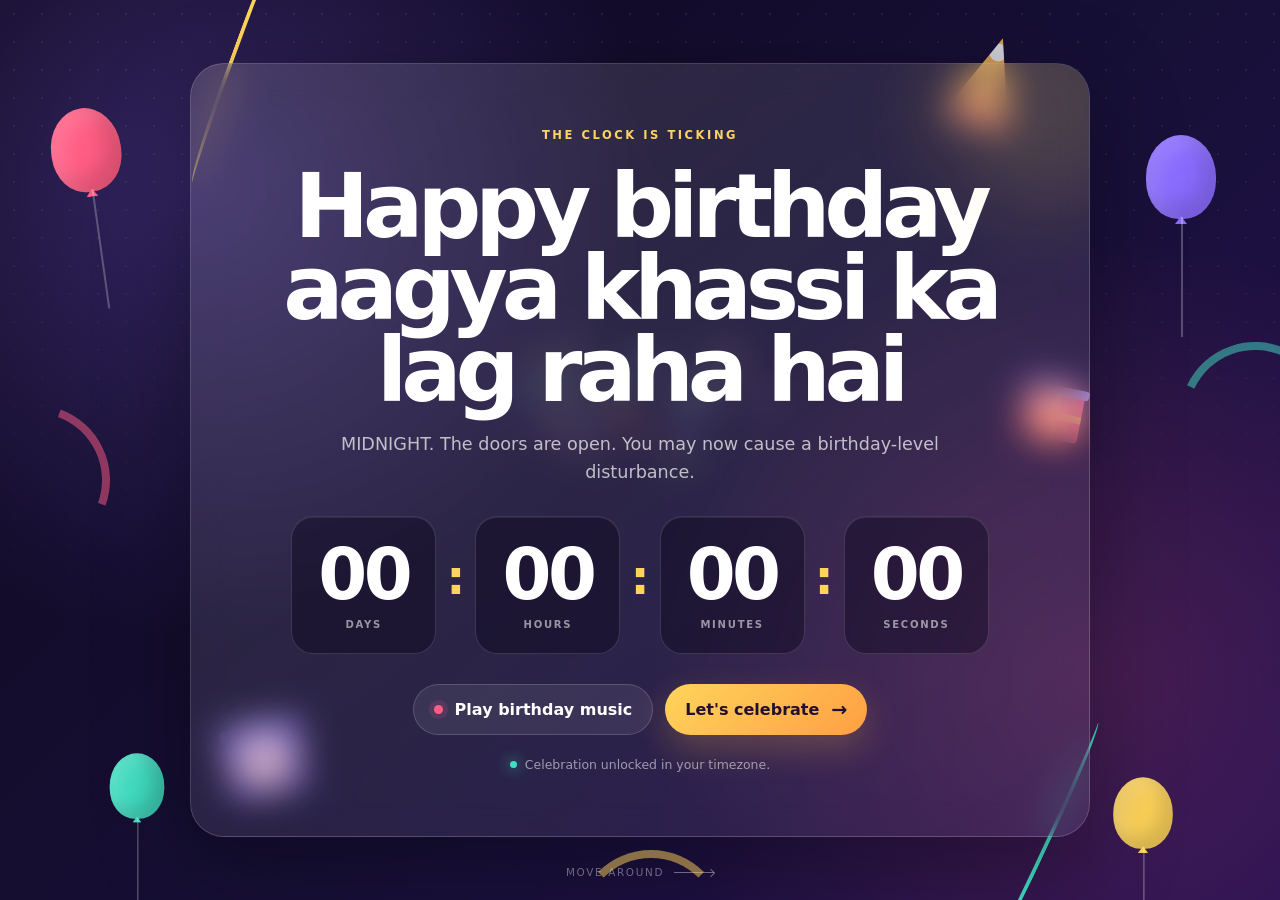
<file: index.html>
<!doctype html>
<html lang="en">
<head>
  <meta charset="utf-8" />
  <meta name="viewport" content="width=device-width, initial-scale=1" />
  <meta name="theme-color" content="#130b2e" />
  <title>Birthday Countdown</title>
  <link rel="stylesheet" href="styles.css" />
</head>
<body class="landing-page">
  <canvas id="ambientCanvas" class="ambient-canvas" aria-hidden="true"></canvas>

  <div class="decor-layer decor-layer--back" aria-hidden="true">
    <div class="balloon balloon--a"><span></span></div>
    <div class="balloon balloon--b"><span></span></div>
    <div class="balloon balloon--c"><span></span></div>
    <div class="balloon balloon--d"><span></span></div>
    <div class="ribbon ribbon--a"></div>
    <div class="ribbon ribbon--b"></div>
    <div class="party-hat party-hat--a"><i></i></div>
    <div class="gift gift--a"><i></i><b></b></div>
    <div class="gift gift--b"><i></i><b></b></div>
  </div>

  <main class="landing-shell">
    <section class="glass-card countdown-card" aria-labelledby="pageTitle">
      <div class="eyebrow">THE CLOCK IS TICKING</div>
      <h1 id="pageTitle">Happy birthday hai kya ladder</h1>
      <p class="subcopy" id="countdownMessage">Aaj khassi ki party hogi but there is something else.</p>

      <div class="countdown" aria-label="Birthday countdown">
        <div class="time-card"><strong id="days">00</strong><span>Days</span></div>
        <div class="time-separator">:</div>
        <div class="time-card"><strong id="hours">00</strong><span>Hours</span></div>
        <div class="time-separator">:</div>
        <div class="time-card"><strong id="minutes">00</strong><span>Minutes</span></div>
        <div class="time-separator">:</div>
        <div class="time-card"><strong id="seconds">00</strong><span>Seconds</span></div>
      </div>

      <div class="actions">
        <button class="button button--secondary" id="musicButton" type="button">
          <span class="button-dot"></span>
          <span id="musicButtonText">Play birthday music</span>
        </button>
        <button class="button button--primary" id="celebrateButton" type="button" disabled>
          <span>Let's celebrate</span>
          <span class="button-arrow">→</span>
        </button>
      </div>

      <div class="lock-note" id="lockNote">
        <span class="tiny-lock" aria-hidden="true"></span>
        Celebration unlocks at 12:00 AM on 11 August in your timezone.
      </div>
    </section>

    <div class="mouse-hint" aria-hidden="true">
      <span>move around</span><i></i>
    </div>
  </main>

  <div class="decor-layer decor-layer--front" aria-hidden="true">
    <div class="streamer streamer--a"></div>
    <div class="streamer streamer--b"></div>
    <div class="streamer streamer--c"></div>
  </div>

  <script src="config.js"></script>
  <script src="shared.js"></script>
  <script src="countdown.js"></script>
</body>
</html>
</file>
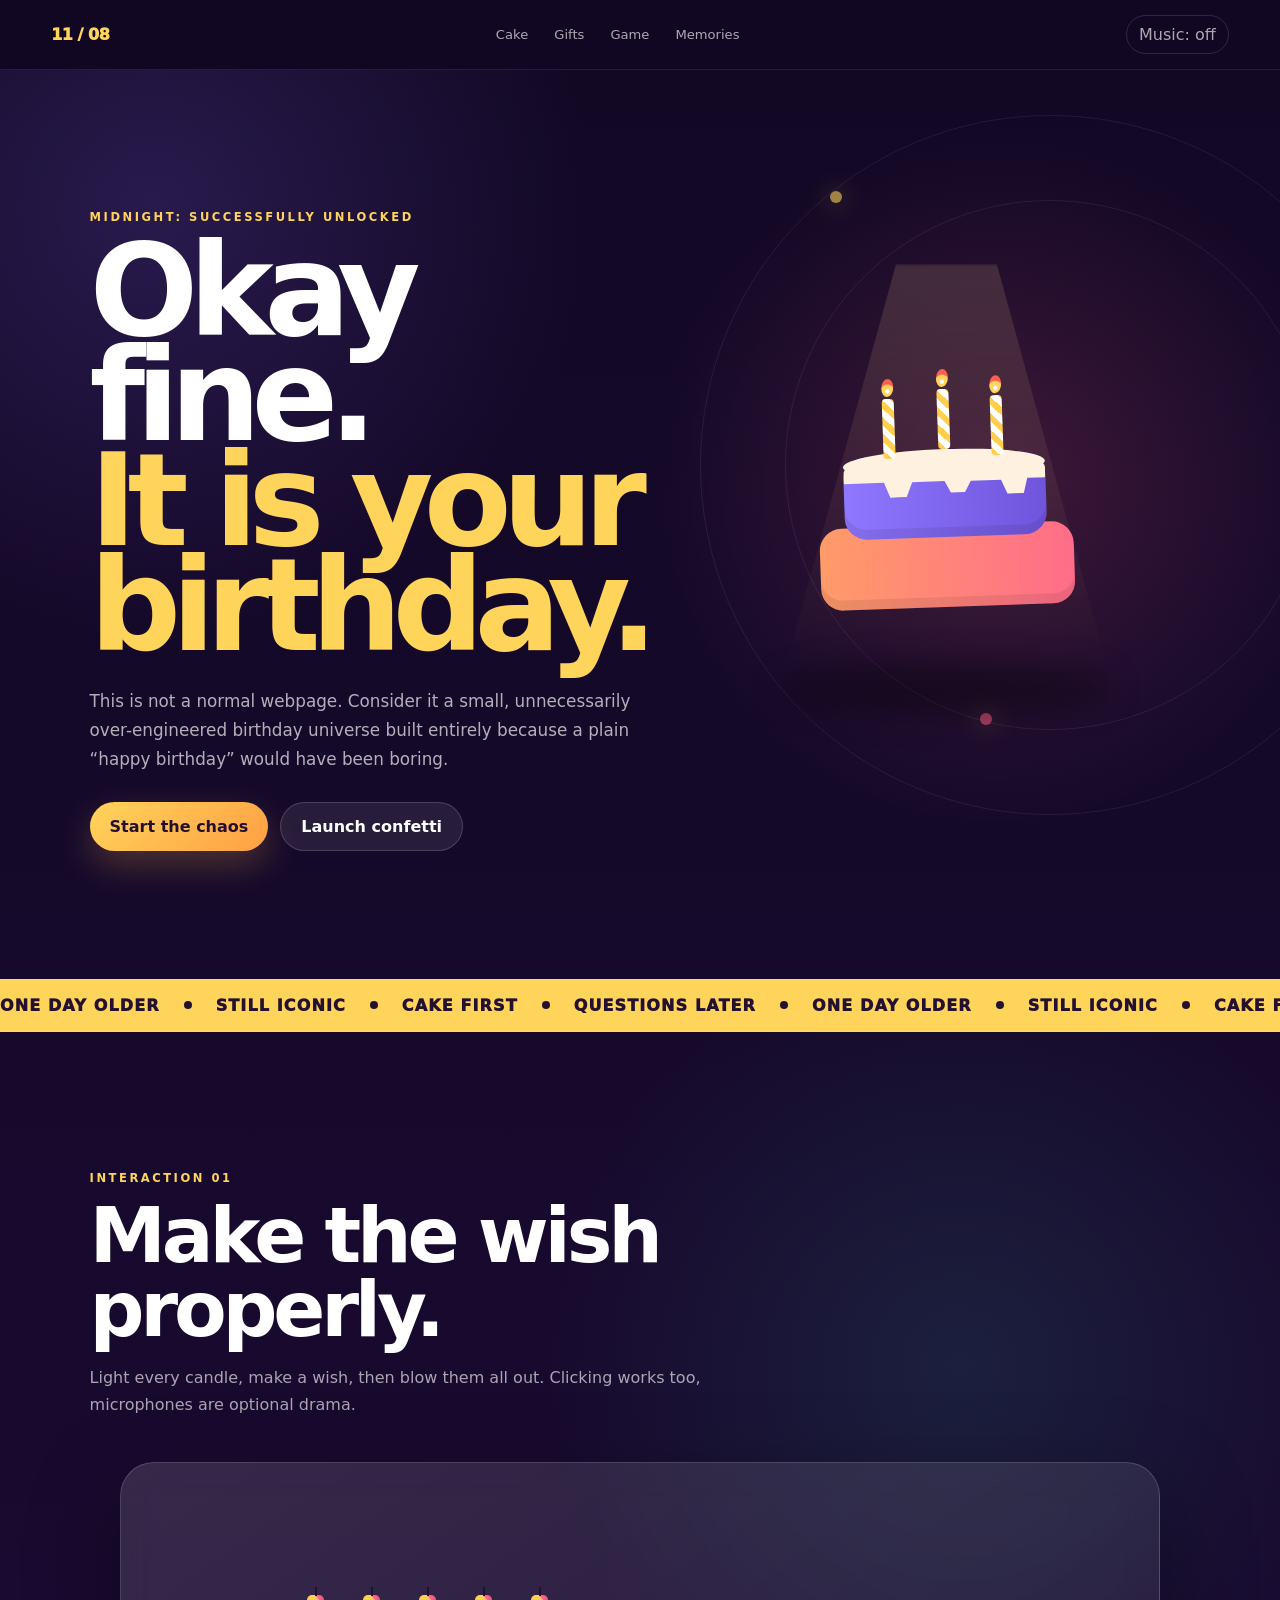
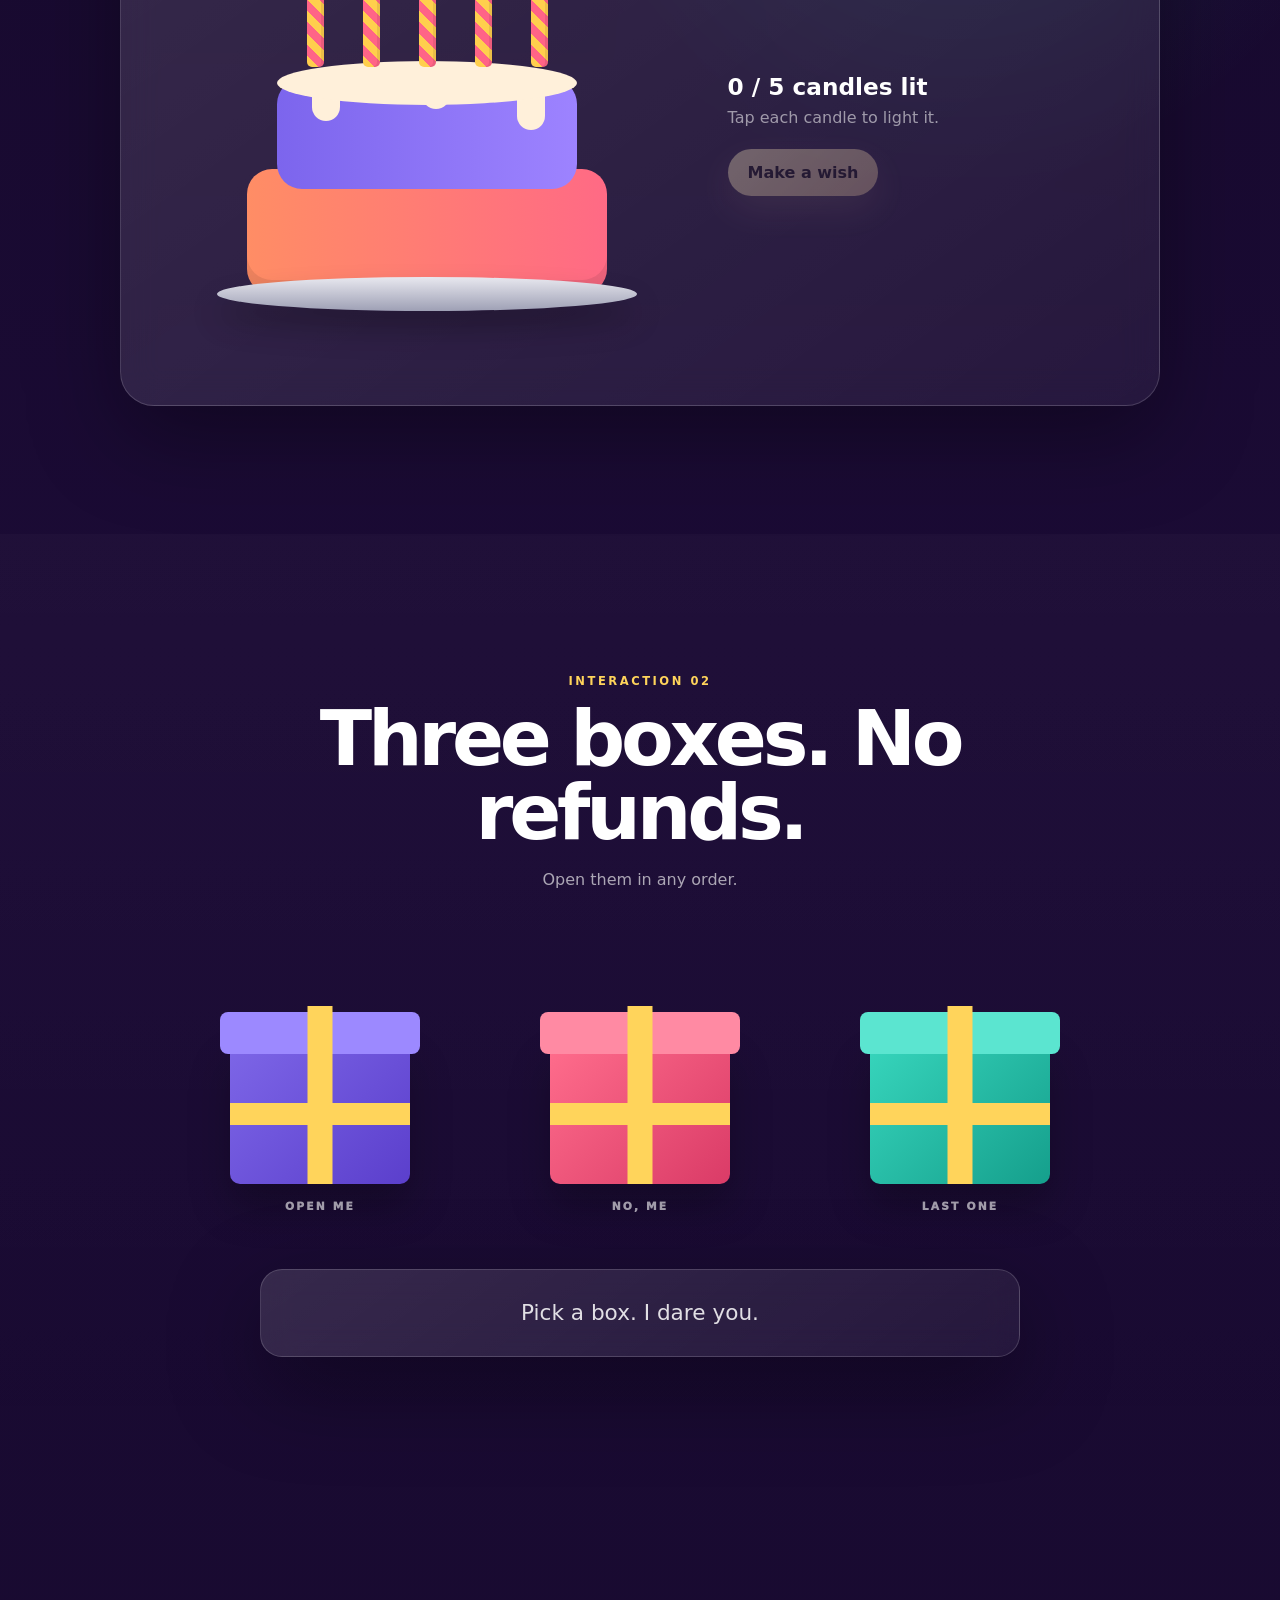
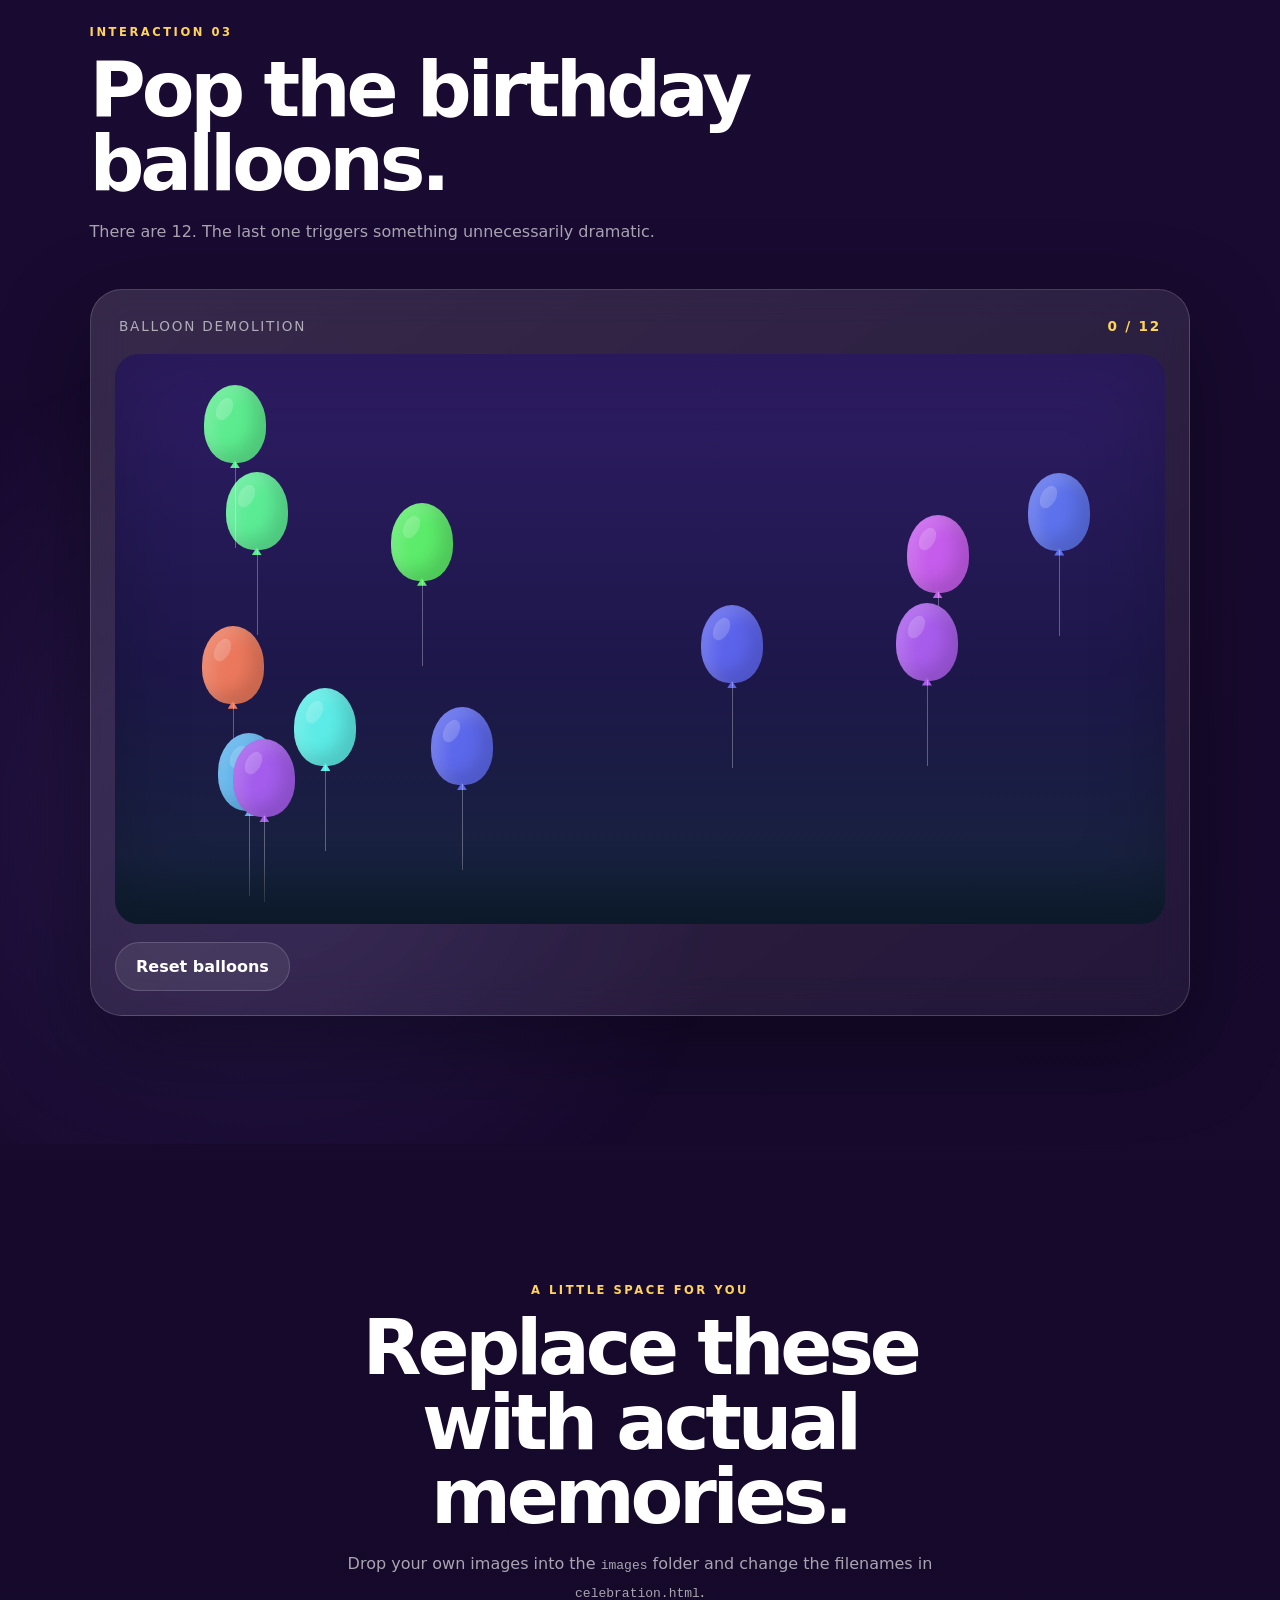
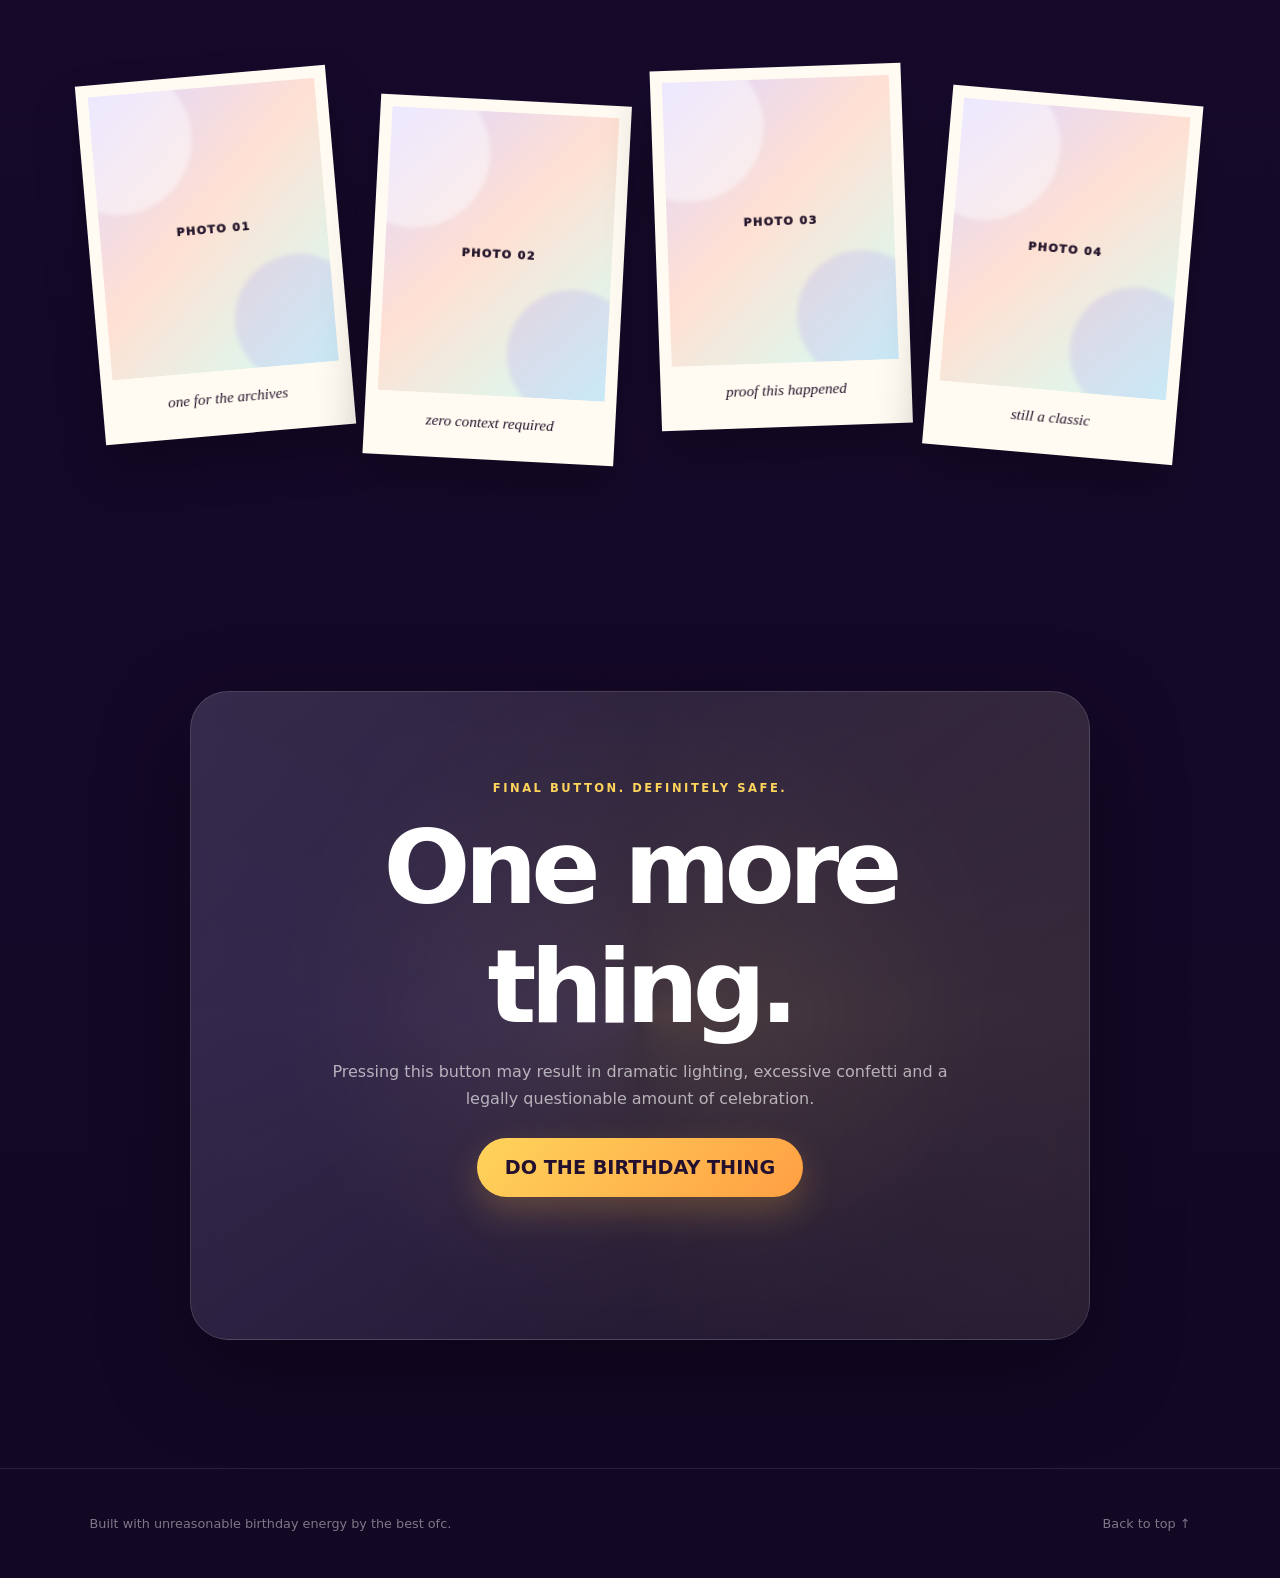
<file: celebration.html>
<!doctype html>
<html lang="en">
<head>
  <meta charset="utf-8" />
  <meta name="viewport" content="width=device-width, initial-scale=1" />
  <meta name="theme-color" content="#120824" />
  <title>Let's Celebrate</title>
  <link rel="stylesheet" href="styles.css" />
</head>
<body class="celebration-page">
  <canvas id="confettiCanvas" class="confetti-canvas" aria-hidden="true"></canvas>

  <div class="curtain" id="curtain" aria-hidden="true">
    <div class="curtain-panel curtain-panel--left"></div>
    <div class="curtain-panel curtain-panel--right"></div>
    <div class="curtain-center">
      <div class="curtain-badge">11 · 08 · 2026</div>
      <div class="curtain-title">THE PARTY IS READY</div>
    </div>
  </div>

  <header class="party-nav">
    <a class="mini-brand" href="#top">11 / 08</a>
    <nav>
      <a href="#cake">Cake</a>
      <a href="#gifts">Gifts</a>
      <a href="#game">Game</a>
      <a href="#memories">Memories</a>
    </nav>
    <button id="partyMusicButton" class="mini-music" type="button">Music: off</button>
  </header>

  <main id="top">
    <section class="hero-section section-pad">
      <div class="hero-orbit" aria-hidden="true">
        <span class="orbit-ring orbit-ring--1"></span>
        <span class="orbit-ring orbit-ring--2"></span>
        <span class="orbit-dot orbit-dot--1"></span>
        <span class="orbit-dot orbit-dot--2"></span>
        <span class="orbit-dot orbit-dot--3"></span>
      </div>
      <div class="hero-copy">
        <p class="eyebrow">MIDNIGHT: SUCCESSFULLY UNLOCKED</p>
        <h1>Okay fine.<br><span>It is your birthday.</span></h1>
        <p class="hero-text">This is not a normal webpage. Consider it a small, unnecessarily over-engineered birthday universe built entirely because a plain “happy birthday” would have been boring.</p>
        <div class="hero-actions">
          <a class="button button--primary" href="#cake">Start the chaos</a>
          <button class="button button--secondary" id="heroConfettiButton" type="button">Launch confetti</button>
        </div>
      </div>

      <div class="hero-cake-scene" aria-hidden="true">
        <div class="spotlight"></div>
        <div class="display-cake">
          <div class="cake-top"></div>
          <div class="cake-layer cake-layer--1"></div>
          <div class="cake-layer cake-layer--2"></div>
          <div class="cake-icing"></div>
          <div class="cake-candle candle-a"><i></i></div>
          <div class="cake-candle candle-b"><i></i></div>
          <div class="cake-candle candle-c"><i></i></div>
        </div>
        <div class="cake-shadow"></div>
      </div>
    </section>

    <section class="marquee-strip" aria-label="Birthday marquee">
      <div class="marquee-track">
        <span>ONE DAY OLDER</span><i></i><span>STILL ICONIC</span><i></i><span>CAKE FIRST</span><i></i><span>QUESTIONS LATER</span><i></i>
        <span>ONE DAY OLDER</span><i></i><span>STILL ICONIC</span><i></i><span>CAKE FIRST</span><i></i><span>QUESTIONS LATER</span><i></i>
      </div>
    </section>

    <section class="section-pad cake-section" id="cake">
      <div class="section-heading">
        <p class="eyebrow">INTERACTION 01</p>
        <h2>Make the wish properly.</h2>
        <p>Light every candle, make a wish, then blow them all out. Clicking works too, microphones are optional drama.</p>
      </div>

      <div class="interactive-cake-card glass-card">
        <div class="big-cake" id="bigCake" aria-label="Interactive birthday cake">
          <div class="big-cake-candles">
            <button class="interactive-candle" data-candle="0" aria-label="Candle 1"><span class="wick"></span><span class="flame"></span></button>
            <button class="interactive-candle" data-candle="1" aria-label="Candle 2"><span class="wick"></span><span class="flame"></span></button>
            <button class="interactive-candle" data-candle="2" aria-label="Candle 3"><span class="wick"></span><span class="flame"></span></button>
            <button class="interactive-candle" data-candle="3" aria-label="Candle 4"><span class="wick"></span><span class="flame"></span></button>
            <button class="interactive-candle" data-candle="4" aria-label="Candle 5"><span class="wick"></span><span class="flame"></span></button>
          </div>
          <div class="big-cake-top"></div>
          <div class="big-cake-middle"><span class="drip drip-1"></span><span class="drip drip-2"></span><span class="drip drip-3"></span></div>
          <div class="big-cake-bottom"></div>
          <div class="big-cake-plate"></div>
        </div>
        <div class="cake-controls">
          <div>
            <strong id="candleStatus">0 / 5 candles lit</strong>
            <span>Tap each candle to light it.</span>
          </div>
          <button class="button button--primary" id="wishButton" type="button" disabled>Make a wish</button>
        </div>
      </div>
    </section>

    <section class="section-pad gift-section" id="gifts">
      <div class="section-heading section-heading--center">
        <p class="eyebrow">INTERACTION 02</p>
        <h2>Three boxes. No refunds.</h2>
        <p>Open them in any order.</p>
      </div>

      <div class="gift-grid">
        <button class="reveal-gift" data-message="May this year bring you the kind of happiness that makes ordinary Tuesdays feel suspiciously good.">
          <span class="gift-lid"></span><span class="gift-box-body"></span><span class="gift-ribbon-v"></span><span class="gift-ribbon-h"></span>
          <span class="gift-label">OPEN ME</span>
        </button>
        <button class="reveal-gift" data-message="May every plan that deserves to work, work and every terrible idea at least become a great story.">
          <span class="gift-lid"></span><span class="gift-box-body"></span><span class="gift-ribbon-v"></span><span class="gift-ribbon-h"></span>
          <span class="gift-label">NO, ME</span>
        </button>
        <button class="reveal-gift" data-message="And obviously: more cake, more trips, more wins, more laughter and significantly fewer boring people.">
          <span class="gift-lid"></span><span class="gift-box-body"></span><span class="gift-ribbon-v"></span><span class="gift-ribbon-h"></span>
          <span class="gift-label">LAST ONE</span>
        </button>
      </div>
      <div class="gift-message glass-card" id="giftMessage">Pick a box. I dare you.</div>
    </section>

    <section class="section-pad game-section" id="game">
      <div class="section-heading">
        <p class="eyebrow">INTERACTION 03</p>
        <h2>Pop the birthday balloons.</h2>
        <p>There are 12. The last one triggers something unnecessarily dramatic.</p>
      </div>
      <div class="balloon-game glass-card">
        <div class="game-topline"><span>Balloon demolition</span><strong id="popCounter">0 / 12</strong></div>
        <div id="balloonArena" class="balloon-arena" aria-label="Balloon popping game"></div>
        <button class="button button--secondary" id="resetBalloons" type="button">Reset balloons</button>
      </div>
    </section>

    <section class="section-pad memories-section" id="memories">
      <div class="section-heading section-heading--center">
        <p class="eyebrow">A LITTLE SPACE FOR YOU</p>
        <h2>Replace these with actual memories.</h2>
        <p>Drop your own images into the <code>images</code> folder and change the filenames in <code>celebration.html</code>.</p>
      </div>

      <div class="polaroid-wall">
        <figure class="polaroid tilt-card polaroid--1">
          <div class="photo-placeholder"><span>PHOTO 01</span></div>
          <figcaption>one for the archives</figcaption>
        </figure>
        <figure class="polaroid tilt-card polaroid--2">
          <div class="photo-placeholder"><span>PHOTO 02</span></div>
          <figcaption>zero context required</figcaption>
        </figure>
        <figure class="polaroid tilt-card polaroid--3">
          <div class="photo-placeholder"><span>PHOTO 03</span></div>
          <figcaption>proof this happened</figcaption>
        </figure>
        <figure class="polaroid tilt-card polaroid--4">
          <div class="photo-placeholder"><span>PHOTO 04</span></div>
          <figcaption>still a classic</figcaption>
        </figure>
      </div>
    </section>

    <section class="section-pad finale-section">
      <div class="finale-card glass-card">
        <p class="eyebrow">FINAL BUTTON. DEFINITELY SAFE.</p>
        <h2>One more thing.</h2>
        <p>Pressing this button may result in dramatic lighting, excessive confetti and a legally questionable amount of celebration.</p>
        <button class="button button--primary button--giant" id="finaleButton" type="button">DO THE BIRTHDAY THING</button>
        <div class="finale-message" id="finaleMessage" aria-live="polite"></div>
      </div>
    </section>
  </main>

  <footer class="party-footer">
    <span>Built with unreasonable birthday energy by the best ofc.</span>
    <a href="#top">Back to top ↑</a>
  </footer>

  <script src="config.js"></script>
  <script src="shared.js"></script>
  <script src="celebration.js"></script>
</body>
</html>
</file>
<file: styles.css>
:root{
  --bg:#120824;
  --bg2:#21134a;
  --paper:#fffaf2;
  --ink:#180e2a;
  --yellow:#ffd45b;
  --pink:#ff5d84;
  --purple:#8a6cff;
  --mint:#42dec4;
  --orange:#ff9357;
  --glass:rgba(255,255,255,.10);
  --line:rgba(255,255,255,.18);
  --shadow:0 30px 90px rgba(0,0,0,.35);
  --radius:28px;
}
*{box-sizing:border-box}
html{scroll-behavior:smooth}
body{margin:0;font-family:Inter,ui-sans-serif,system-ui,-apple-system,BlinkMacSystemFont,"Segoe UI",sans-serif;background:var(--bg);color:white;overflow-x:hidden}
button,a{font:inherit}
button{border:0}
a{color:inherit;text-decoration:none}
.no-scroll{overflow:hidden}
.ambient-canvas,.confetti-canvas{position:fixed;inset:0;pointer-events:none;z-index:2}
.confetti-canvas{z-index:90}
.glass-card{background:linear-gradient(145deg,rgba(255,255,255,.13),rgba(255,255,255,.055));border:1px solid rgba(255,255,255,.16);box-shadow:var(--shadow);backdrop-filter:blur(18px);-webkit-backdrop-filter:blur(18px)}
.eyebrow{font-size:.72rem;font-weight:900;letter-spacing:.22em;text-transform:uppercase;color:var(--yellow)}
.button{display:inline-flex;align-items:center;justify-content:center;gap:.75rem;border-radius:999px;padding:14px 20px;font-weight:850;cursor:pointer;transition:transform .2s ease,box-shadow .2s ease,opacity .2s ease,background .2s ease;position:relative;overflow:hidden}
.button:hover:not(:disabled){transform:translateY(-3px)}
.button:active:not(:disabled){transform:translateY(0) scale(.98)}
.button--primary{background:linear-gradient(135deg,var(--yellow),#ff9f43);color:#23102f;box-shadow:0 14px 35px rgba(255,181,65,.24)}
.button--secondary{background:rgba(255,255,255,.08);border:1px solid rgba(255,255,255,.16);color:white}
.button:disabled{opacity:.38;cursor:not-allowed;filter:saturate(.3)}
.button-dot{width:9px;height:9px;border-radius:50%;background:var(--pink);box-shadow:0 0 0 5px rgba(255,93,132,.12)}
.music-on .button-dot{background:var(--mint);box-shadow:0 0 0 5px rgba(66,222,196,.14),0 0 18px rgba(66,222,196,.6)}
.button-arrow{font-size:1.2em;transition:transform .2s ease}.button:hover .button-arrow{transform:translateX(4px)}

/* Landing */
.landing-page{min-height:100vh;background:radial-gradient(circle at 15% 20%,rgba(138,108,255,.28),transparent 35%),radial-gradient(circle at 85% 75%,rgba(255,93,132,.18),transparent 35%),linear-gradient(135deg,#0e071c,#171037 55%,#251052)}
.landing-page:before{content:"";position:fixed;inset:0;background-image:radial-gradient(rgba(255,255,255,.16) 1px,transparent 1px);background-size:28px 28px;mask-image:linear-gradient(to bottom,rgba(0,0,0,.45),transparent 80%)}
.landing-shell{min-height:100vh;display:grid;place-items:center;padding:32px;position:relative;z-index:5}
.countdown-card{width:min(900px,94vw);text-align:center;border-radius:34px;padding:clamp(30px,5vw,64px);position:relative;overflow:hidden}
.countdown-card:after{content:"";position:absolute;width:220px;height:220px;border-radius:50%;background:rgba(255,212,91,.15);filter:blur(45px);right:-70px;top:-70px;pointer-events:none}
.countdown-card h1{font-size:clamp(2.5rem,7vw,6.4rem);line-height:.92;margin:.25em auto .2em;max-width:12ch;letter-spacing:-.07em}
.subcopy{max-width:620px;margin:0 auto 30px;color:rgba(255,255,255,.7);font-size:clamp(.95rem,2vw,1.1rem);line-height:1.6}
.countdown{display:flex;justify-content:center;align-items:center;gap:10px;margin:26px auto 30px}
.time-card{width:min(145px,18vw);aspect-ratio:1/.95;border:1px solid rgba(255,255,255,.14);border-radius:22px;background:rgba(10,5,28,.42);display:flex;flex-direction:column;align-items:center;justify-content:center;box-shadow:inset 0 1px 0 rgba(255,255,255,.08)}
.time-card strong{font-size:clamp(2rem,6vw,4.4rem);line-height:1;font-variant-numeric:tabular-nums;letter-spacing:-.05em}.time-card span{margin-top:8px;text-transform:uppercase;letter-spacing:.17em;font-size:.63rem;color:rgba(255,255,255,.55);font-weight:800}
.time-separator{font-size:clamp(1.4rem,4vw,3rem);font-weight:900;color:var(--yellow);transform:translateY(-8px)}
.actions{display:flex;justify-content:center;gap:12px;flex-wrap:wrap}.lock-note{margin-top:22px;font-size:.78rem;color:rgba(255,255,255,.55);display:flex;align-items:center;justify-content:center;gap:8px}
.tiny-lock{width:9px;height:8px;border:1.5px solid currentColor;border-radius:2px;position:relative}.tiny-lock:before{content:"";position:absolute;width:6px;height:6px;border:1.5px solid currentColor;border-bottom:0;border-radius:6px 6px 0 0;left:0;right:0;margin:auto;top:-7px}.live-dot{width:7px;height:7px;background:var(--mint);border-radius:50%;box-shadow:0 0 14px var(--mint)}
.locked-shake{animation:shake .4s ease}@keyframes shake{25%{transform:translateX(-5px)}50%{transform:translateX(5px)}75%{transform:translateX(-3px)}}
.mouse-hint{position:absolute;bottom:22px;left:50%;transform:translateX(-50%);font-size:.65rem;text-transform:uppercase;letter-spacing:.16em;color:rgba(255,255,255,.38);display:flex;align-items:center;gap:10px}.mouse-hint i{width:40px;height:1px;background:currentColor;position:relative}.mouse-hint i:after{content:"";position:absolute;width:5px;height:5px;border-top:1px solid currentColor;border-right:1px solid currentColor;right:0;top:-2px;transform:rotate(45deg)}
.decor-layer{position:fixed;inset:0;pointer-events:none;overflow:hidden}.decor-layer--back{z-index:1}.decor-layer--front{z-index:7}.balloon{position:absolute;width:70px;height:84px;border-radius:50% 50% 46% 46%;box-shadow:inset -14px -12px 20px rgba(0,0,0,.15),inset 12px 10px 20px rgba(255,255,255,.15);animation:float 7s ease-in-out infinite}.balloon:after{content:"";position:absolute;width:2px;height:120px;background:rgba(255,255,255,.25);left:50%;top:82px;transform-origin:top;animation:stringSway 3s ease-in-out infinite}.balloon span{position:absolute;width:12px;height:8px;bottom:-5px;left:50%;transform:translateX(-50%);background:inherit;clip-path:polygon(50% 0,100% 100%,0 100%)}.balloon--a{background:#ff5d84;left:4%;top:12%;transform:rotate(-8deg)}.balloon--b{background:#8a6cff;right:5%;top:15%;animation-delay:-2s}.balloon--c{background:#42dec4;left:8%;bottom:8%;animation-delay:-4s;scale:.78}.balloon--d{background:#ffd45b;right:8%;bottom:5%;animation-delay:-1s;scale:.85}@keyframes float{0%,100%{translate:0 0}50%{translate:0 -22px}}@keyframes stringSway{0%,100%{transform:rotate(-4deg)}50%{transform:rotate(6deg)}}
.ribbon{position:absolute;width:14px;height:260px;border-radius:50%;border-left:4px solid currentColor;transform:rotate(20deg)}.ribbon--a{color:var(--yellow);left:18%;top:-70px}.ribbon--b{color:var(--mint);right:18%;bottom:-70px;transform:rotate(205deg)}
.party-hat{position:absolute;width:70px;height:90px;background:linear-gradient(135deg,var(--yellow),var(--orange));clip-path:polygon(50% 0,100% 100%,0 100%);right:20%;top:4%;transform:rotate(18deg);opacity:.8}.party-hat:after{content:"";position:absolute;bottom:5px;left:8px;right:8px;height:10px;border-radius:10px;background:var(--pink)}.party-hat i{position:absolute;width:18px;height:18px;background:white;border-radius:50%;left:26px;top:6px}
.gift{position:absolute;width:70px;height:58px;background:var(--purple);bottom:12%;left:18%;border-radius:5px;transform:rotate(-10deg);box-shadow:0 12px 30px rgba(0,0,0,.2)}.gift:before{content:"";position:absolute;left:-5px;right:-5px;height:12px;top:-9px;background:#a998ff;border-radius:4px}.gift i{position:absolute;width:10px;height:100%;background:var(--yellow);left:30px}.gift b{position:absolute;width:100%;height:9px;background:var(--yellow);top:24px}.gift--b{left:auto;right:15%;top:43%;bottom:auto;background:var(--pink);transform:rotate(11deg) scale(.8)}
.streamer{position:absolute;width:150px;height:150px;border:8px solid transparent;border-top-color:currentColor;border-radius:50%;opacity:.5}.streamer--a{left:-40px;top:45%;color:var(--pink);transform:rotate(65deg)}.streamer--b{right:-50px;top:38%;color:var(--mint);transform:rotate(-20deg)}.streamer--c{left:45%;bottom:-100px;color:var(--yellow)}

/* Celebration nav & curtain */
.celebration-page{background:linear-gradient(180deg,#120824 0%,#1b0b35 35%,#120824 100%)}
.curtain{position:fixed;inset:0;z-index:1000;display:grid;place-items:center;overflow:hidden;background:#13051e}.curtain-panel{position:absolute;top:0;bottom:0;width:51%;background:repeating-linear-gradient(90deg,#6c1036 0 12%,#8f1747 12% 24%,#5d0d30 24% 36%);box-shadow:inset -20px 0 50px rgba(0,0,0,.35);transition:transform 1.4s cubic-bezier(.75,0,.18,1)}.curtain-panel--left{left:0}.curtain-panel--right{right:0;transform:scaleX(-1)}.curtain.open .curtain-panel--left{transform:translateX(-100%)}.curtain.open .curtain-panel--right{transform:scaleX(-1) translateX(-100%)}.curtain-center{z-index:2;text-align:center;transition:opacity .5s ease .35s,transform .5s ease .35s}.curtain.open .curtain-center{opacity:0;transform:scale(.9)}.curtain-badge{display:inline-block;border:1px solid rgba(255,255,255,.35);border-radius:999px;padding:8px 12px;font-size:.7rem;letter-spacing:.18em}.curtain-title{font-weight:950;font-size:clamp(2rem,6vw,5rem);letter-spacing:-.05em;margin-top:15px}
.party-nav{position:sticky;top:0;z-index:70;height:70px;display:flex;align-items:center;justify-content:space-between;padding:0 clamp(18px,4vw,56px);background:rgba(18,8,36,.7);border-bottom:1px solid rgba(255,255,255,.09);backdrop-filter:blur(18px)}.party-nav nav{display:flex;gap:26px}.party-nav nav a{font-size:.82rem;color:rgba(255,255,255,.65);transition:color .2s}.party-nav nav a:hover{color:white}.mini-brand{font-weight:950;letter-spacing:-.03em;color:var(--yellow)}.mini-music{background:transparent;color:rgba(255,255,255,.65);cursor:pointer;padding:9px 12px;border:1px solid rgba(255,255,255,.13);border-radius:999px}.mini-music.active{color:var(--mint);border-color:rgba(66,222,196,.45)}
.section-pad{padding:clamp(70px,10vw,135px) clamp(22px,7vw,100px);position:relative}.section-heading{max-width:720px;margin-bottom:44px}.section-heading--center{text-align:center;margin-left:auto;margin-right:auto}.section-heading h2{font-size:clamp(2.4rem,6vw,5.5rem);line-height:.97;letter-spacing:-.055em;margin:.18em 0}.section-heading p:not(.eyebrow){color:rgba(255,255,255,.63);line-height:1.7;max-width:650px}.section-heading--center p:not(.eyebrow){margin-left:auto;margin-right:auto}

/* Hero */
.hero-section{min-height:calc(100vh - 70px);display:grid;grid-template-columns:1.08fr .92fr;align-items:center;gap:40px;overflow:hidden;background:radial-gradient(circle at 78% 45%,rgba(255,93,132,.18),transparent 31%),radial-gradient(circle at 12% 15%,rgba(138,108,255,.18),transparent 32%)}.hero-copy{position:relative;z-index:3}.hero-copy h1{font-size:clamp(4rem,10vw,9rem);line-height:.82;letter-spacing:-.075em;margin:.12em 0 .22em;max-width:9ch}.hero-copy h1 span{color:var(--yellow)}.hero-text{max-width:650px;color:rgba(255,255,255,.68);line-height:1.72;font-size:1.05rem}.hero-actions{display:flex;gap:12px;flex-wrap:wrap;margin-top:28px}.hero-cake-scene{height:520px;position:relative;display:grid;place-items:center}.spotlight{position:absolute;width:420px;height:520px;background:linear-gradient(to bottom,rgba(255,222,148,.15),transparent 80%);clip-path:polygon(38% 0,62% 0,96% 100%,4% 100%);filter:blur(2px)}.display-cake{width:310px;height:230px;position:relative;transform:rotate(-2deg);animation:cakeBob 4s ease-in-out infinite}.cake-layer{position:absolute;left:28px;right:28px;height:82px;background:linear-gradient(90deg,#ff9b69,#ff6d8a);border-radius:22px;box-shadow:inset 0 -10px 0 rgba(0,0,0,.08)}.cake-layer--1{bottom:32px}.cake-layer--2{bottom:102px;left:54px;right:54px;background:linear-gradient(90deg,#8f77ff,#6f55dc)}.cake-top{position:absolute;left:54px;right:54px;bottom:160px;height:30px;background:#fff1df;border-radius:50%;z-index:3}.cake-icing{position:absolute;left:54px;right:54px;bottom:143px;height:34px;background:#fff1df;z-index:4;border-radius:10px 10px 18px 18px;clip-path:polygon(0 0,100% 0,100% 55%,91% 55%,89% 100%,81% 100%,78% 58%,63% 58%,60% 90%,53% 90%,50% 56%,34% 56%,31% 100%,23% 100%,20% 55%,0 55%)}.cake-candle{position:absolute;width:12px;height:60px;background:repeating-linear-gradient(45deg,#ffcf4d 0 6px,#fff 6px 12px);bottom:182px;border-radius:4px;z-index:5}.cake-candle i{position:absolute;width:12px;height:18px;background:radial-gradient(circle at 50% 70%,#fff 0 12%,#ffd45b 18% 45%,#ff5d51 55% 100%);border-radius:55% 45% 55% 45%;top:-20px;animation:flame .7s ease-in-out infinite alternate}.candle-a{left:95px}.candle-b{left:150px;bottom:190px}.candle-c{right:95px}.cake-shadow{position:absolute;width:330px;height:50px;border-radius:50%;background:rgba(0,0,0,.35);filter:blur(16px);bottom:70px}.hero-orbit{position:absolute;right:-120px;top:5%;width:700px;height:700px;opacity:.6}.orbit-ring{position:absolute;inset:0;border:1px solid rgba(255,255,255,.12);border-radius:50%}.orbit-ring--2{inset:85px}.orbit-dot{position:absolute;width:12px;height:12px;border-radius:50%;background:var(--yellow);box-shadow:0 0 24px rgba(255,212,91,.7)}.orbit-dot--1{top:76px;left:130px}.orbit-dot--2{right:82px;top:270px;background:var(--mint)}.orbit-dot--3{bottom:90px;left:280px;background:var(--pink)}@keyframes cakeBob{50%{transform:rotate(1deg) translateY(-12px)}}@keyframes flame{to{transform:scale(.88) rotate(6deg)}}
.marquee-strip{overflow:hidden;border-top:1px solid rgba(255,255,255,.1);border-bottom:1px solid rgba(255,255,255,.1);background:var(--yellow);color:#24112f}.marquee-track{width:max-content;display:flex;align-items:center;gap:24px;padding:16px 0;animation:marquee 18s linear infinite;font-weight:950;letter-spacing:.07em}.marquee-track i{width:8px;height:8px;border-radius:50%;background:#24112f}@keyframes marquee{to{transform:translateX(-50%)}}

/* Cake interaction */
.cake-section{background:radial-gradient(circle at 75% 30%,rgba(66,222,196,.1),transparent 34%)}.interactive-cake-card{max-width:1040px;margin:auto;border-radius:34px;padding:clamp(24px,5vw,56px);display:grid;grid-template-columns:1fr .75fr;align-items:center;gap:50px}.big-cake{height:430px;position:relative;display:flex;justify-content:center;align-items:flex-end}.big-cake-bottom,.big-cake-middle,.big-cake-top{position:absolute;left:50%;transform:translateX(-50%);border-radius:25px}.big-cake-bottom{width:360px;height:125px;bottom:55px;background:linear-gradient(90deg,#ff8d65,#ff6a85);box-shadow:inset 0 -14px 0 rgba(0,0,0,.08)}.big-cake-middle{width:300px;height:110px;bottom:160px;background:linear-gradient(90deg,#7c65ed,#9d83ff);z-index:2}.big-cake-top{width:300px;height:44px;bottom:244px;background:#fff0da;border-radius:50%;z-index:3}.big-cake-plate{position:absolute;width:420px;height:34px;border-radius:50%;bottom:38px;background:linear-gradient(#e8e8ef,#9ea0b5);box-shadow:0 18px 30px rgba(0,0,0,.25)}.drip{position:absolute;top:0;background:#fff0da;width:28px;border-radius:0 0 16px 16px}.drip-1{left:35px;height:42px}.drip-2{left:145px;height:30px}.drip-3{right:32px;height:51px}.big-cake-candles{position:absolute;left:50%;transform:translateX(-50%);bottom:282px;width:280px;height:90px;display:flex;align-items:end;justify-content:space-around;z-index:5}.interactive-candle{width:17px;height:72px;background:repeating-linear-gradient(45deg,#ffcf4d 0 8px,#ff6487 8px 16px);border-radius:5px;position:relative;cursor:pointer;box-shadow:inset -3px 0 rgba(0,0,0,.08)}.wick{position:absolute;width:2px;height:9px;background:#201426;top:-8px;left:50%}.flame{position:absolute;width:19px;height:28px;left:50%;top:-34px;transform:translateX(-50%) scale(0);opacity:0;background:radial-gradient(circle at 50% 70%,#fff 0 11%,#ffd85c 17% 45%,#ff603f 55% 100%);border-radius:65% 35% 60% 40%;transition:.2s}.interactive-candle.lit .flame{opacity:1;transform:translateX(-50%) scale(1);animation:interactiveFlame .55s ease-in-out infinite alternate;box-shadow:0 0 22px rgba(255,168,66,.8)}@keyframes interactiveFlame{to{transform:translateX(-50%) scale(.88) rotate(5deg)}}.cake-controls{display:flex;flex-direction:column;align-items:flex-start;gap:22px}.cake-controls div{display:flex;flex-direction:column;gap:8px}.cake-controls strong{font-size:1.45rem}.cake-controls span{color:rgba(255,255,255,.55)}

/* Gifts */
.gift-section{background:linear-gradient(180deg,rgba(255,255,255,.025),transparent)}.gift-grid{display:grid;grid-template-columns:repeat(3,minmax(180px,260px));gap:clamp(25px,5vw,60px);justify-content:center;margin:70px auto}.reveal-gift{height:235px;background:transparent;position:relative;cursor:pointer;perspective:800px;transition:transform .25s}.reveal-gift:hover{transform:translateY(-8px) rotate(-1deg)}.gift-box-body{position:absolute;width:180px;height:140px;left:50%;bottom:15px;transform:translateX(-50%);border-radius:10px;background:linear-gradient(135deg,#7d66e7,#5b3fcc);box-shadow:0 22px 40px rgba(0,0,0,.25)}.reveal-gift:nth-child(2) .gift-box-body{background:linear-gradient(135deg,#ff6d8c,#da3b67)}.reveal-gift:nth-child(3) .gift-box-body{background:linear-gradient(135deg,#37d5bc,#159f8c)}.gift-lid{position:absolute;width:200px;height:42px;background:#9c89ff;left:50%;bottom:145px;transform:translateX(-50%);border-radius:8px;z-index:5;transform-origin:20% 100%;transition:transform .5s cubic-bezier(.2,.9,.2,1.3)}.reveal-gift:nth-child(2) .gift-lid{background:#ff8aa3}.reveal-gift:nth-child(3) .gift-lid{background:#5be5d0}.reveal-gift.open .gift-lid{transform:translateX(-50%) translateY(-70px) rotate(-20deg)}.gift-ribbon-v{position:absolute;width:25px;height:178px;background:var(--yellow);left:50%;bottom:15px;transform:translateX(-50%);z-index:6}.gift-ribbon-h{position:absolute;width:180px;height:22px;background:var(--yellow);left:50%;bottom:74px;transform:translateX(-50%);z-index:6}.gift-label{position:absolute;bottom:-14px;left:50%;transform:translateX(-50%);font-size:.67rem;font-weight:950;letter-spacing:.2em;color:rgba(255,255,255,.6)}.gift-message{max-width:760px;margin:0 auto;border-radius:22px;padding:26px;text-align:center;font-size:clamp(1rem,2.5vw,1.35rem);line-height:1.6;color:rgba(255,255,255,.86)}.message-pop{animation:messagePop .45s ease}@keyframes messagePop{50%{transform:scale(1.025);border-color:rgba(255,212,91,.45)}}

/* Balloon game */
.game-section{background:radial-gradient(circle at 20% 75%,rgba(138,108,255,.13),transparent 35%)}.balloon-game{border-radius:32px;padding:24px;max-width:1100px;margin:auto}.game-topline{display:flex;justify-content:space-between;padding:4px 4px 20px;color:rgba(255,255,255,.62);font-size:.85rem;text-transform:uppercase;letter-spacing:.13em}.game-topline strong{color:var(--yellow)}.balloon-arena{height:min(570px,65vh);min-height:420px;border-radius:24px;position:relative;overflow:hidden;background:linear-gradient(180deg,#2e1c64 0%,#1d174a 55%,#16243b 100%);box-shadow:inset 0 0 80px rgba(0,0,0,.2);margin-bottom:18px}.balloon-arena:after{content:"";position:absolute;left:0;right:0;bottom:0;height:70px;background:linear-gradient(to top,rgba(10,24,40,.9),transparent);pointer-events:none}.game-balloon{position:absolute;left:var(--x);top:var(--y);width:62px;height:78px;border-radius:50% 50% 45% 45%;background:hsl(var(--hue) 78% 64%);box-shadow:inset -12px -10px 16px rgba(0,0,0,.15),inset 10px 9px 15px rgba(255,255,255,.16);cursor:crosshair;animation:gameFloat 3.6s ease-in-out infinite var(--delay);transition:opacity .16s,transform .16s}.game-balloon:before{content:"";position:absolute;width:10px;height:8px;left:50%;bottom:-5px;transform:translateX(-50%);background:inherit;clip-path:polygon(50% 0,100% 100%,0 100%)}.game-balloon:after{content:"";position:absolute;width:1px;height:86px;background:rgba(255,255,255,.3);left:50%;top:77px}.game-balloon span{position:absolute;width:15px;height:24px;border-radius:50%;background:rgba(255,255,255,.18);left:13px;top:12px;transform:rotate(28deg)}.game-balloon.popped{animation:none;transform:scale(1.5);opacity:0;pointer-events:none}@keyframes gameFloat{50%{translate:0 -18px;rotate:2deg}}

/* Memories */
.memories-section{overflow:hidden}.polaroid-wall{display:grid;grid-template-columns:repeat(4,1fr);gap:clamp(16px,3vw,32px);max-width:1200px;margin:70px auto 0;perspective:1100px}.polaroid{background:#fffaf2;color:#25162c;padding:12px 12px 28px;margin:0;box-shadow:0 25px 45px rgba(0,0,0,.28);transition:transform .18s ease;transform-style:preserve-3d}.polaroid--1{transform:rotate(-5deg)}.polaroid--2{transform:rotate(3deg) translateY(25px)}.polaroid--3{transform:rotate(-2deg) translateY(-8px)}.polaroid--4{transform:rotate(5deg) translateY(20px)}.photo-placeholder{aspect-ratio:4/5;background:linear-gradient(135deg,#ded6ff,#ffe0d3 45%,#d4fff6);display:grid;place-items:center;position:relative;overflow:hidden}.photo-placeholder:before,.photo-placeholder:after{content:"";position:absolute;border-radius:50%;filter:blur(2px)}.photo-placeholder:before{width:150px;height:150px;background:rgba(255,255,255,.45);left:-50px;top:-30px}.photo-placeholder:after{width:130px;height:130px;background:rgba(138,108,255,.15);right:-30px;bottom:-20px}.photo-placeholder span{font-weight:950;letter-spacing:.12em;font-size:.7rem;z-index:2}.polaroid figcaption{text-align:center;margin-top:18px;font-family:Georgia,serif;font-style:italic;font-size:.95rem}

/* Finale */
.finale-section{min-height:85vh;display:grid;place-items:center;background:radial-gradient(circle,rgba(255,212,91,.10),transparent 45%)}.finale-card{max-width:900px;border-radius:38px;padding:clamp(36px,7vw,78px);text-align:center;overflow:hidden;position:relative}.finale-card:before{content:"";position:absolute;inset:-40%;background:conic-gradient(from 0deg,transparent,rgba(255,212,91,.08),transparent,rgba(138,108,255,.08),transparent);animation:spin 12s linear infinite}.finale-card>*{position:relative}.finale-card h2{font-size:clamp(3rem,8vw,7rem);margin:.12em 0;letter-spacing:-.06em}.finale-card p:not(.eyebrow){color:rgba(255,255,255,.64);line-height:1.7;max-width:650px;margin:0 auto 26px}.button--giant{font-size:clamp(1rem,2vw,1.2rem);padding:18px 28px}.finale-message{margin-top:28px;font-weight:900;font-size:clamp(1rem,2.5vw,1.4rem);color:var(--yellow);min-height:1.6em}.finale-active .finale-card{animation:finalePulse 1s ease-in-out infinite alternate}.finale-active:before{content:"";position:fixed;inset:0;pointer-events:none;z-index:80;background:radial-gradient(circle at 20% 30%,rgba(255,93,132,.13),transparent 25%),radial-gradient(circle at 80% 40%,rgba(66,222,196,.11),transparent 25%),radial-gradient(circle at 50% 70%,rgba(255,212,91,.09),transparent 30%);animation:partyLights .7s linear infinite alternate}@keyframes spin{to{transform:rotate(1turn)}}@keyframes finalePulse{to{box-shadow:0 0 90px rgba(255,212,91,.17),0 30px 90px rgba(0,0,0,.35)}}@keyframes partyLights{to{filter:hue-rotate(65deg)}}
.party-footer{min-height:110px;border-top:1px solid rgba(255,255,255,.1);display:flex;align-items:center;justify-content:space-between;padding:0 clamp(22px,7vw,100px);color:rgba(255,255,255,.45);font-size:.8rem}.party-footer a:hover{color:white}

@media (max-width:900px){
  .hero-section{grid-template-columns:1fr;padding-top:90px}.hero-cake-scene{height:390px;order:-1}.display-cake{transform:scale(.78)}.interactive-cake-card{grid-template-columns:1fr}.cake-controls{align-items:center;text-align:center}.polaroid-wall{grid-template-columns:repeat(2,1fr)}.party-nav nav{display:none}
}
@media (max-width:620px){
  .landing-shell{padding:18px}.countdown-card{padding:34px 17px}.countdown{gap:5px}.time-card{width:20vw;border-radius:14px}.time-separator{font-size:1.2rem}.time-card span{font-size:.48rem;letter-spacing:.1em}.actions{flex-direction:column}.actions .button{width:100%}.decor-layer{opacity:.65}.gift-grid{grid-template-columns:1fr;gap:60px}.reveal-gift{margin:auto;width:240px}.polaroid-wall{grid-template-columns:1fr 1fr;gap:14px}.polaroid{padding:8px 8px 20px}.section-pad{padding-left:18px;padding-right:18px}.big-cake{transform:scale(.8);margin:-30px -40px}.balloon-arena{min-height:500px}.party-footer{flex-direction:column;justify-content:center;gap:12px;text-align:center}.hero-cake-scene{height:310px}.hero-orbit{scale:.7;right:-280px}.display-cake{scale:.73}.spotlight{scale:.7}.mouse-hint{display:none}
}
@media (prefers-reduced-motion:reduce){*{scroll-behavior:auto!important;animation-duration:.01ms!important;animation-iteration-count:1!important;transition-duration:.01ms!important}}
</file>
